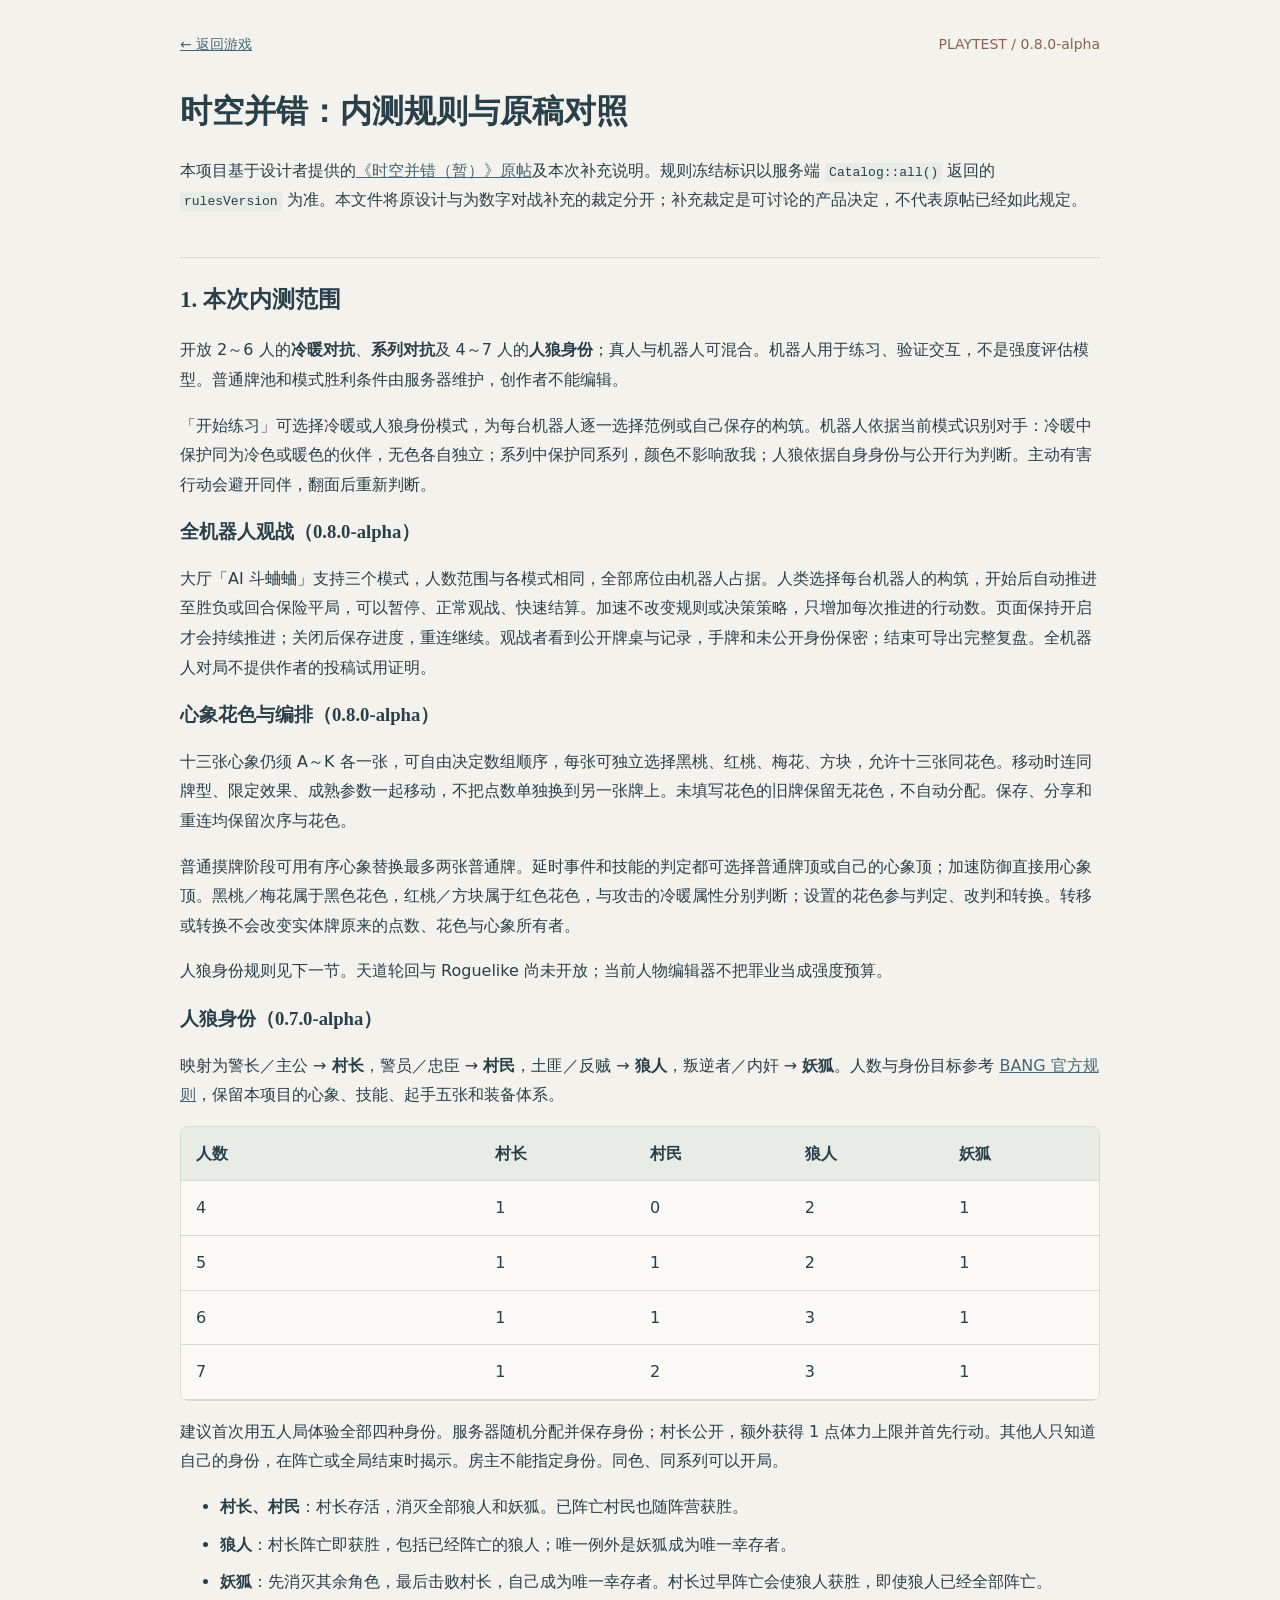
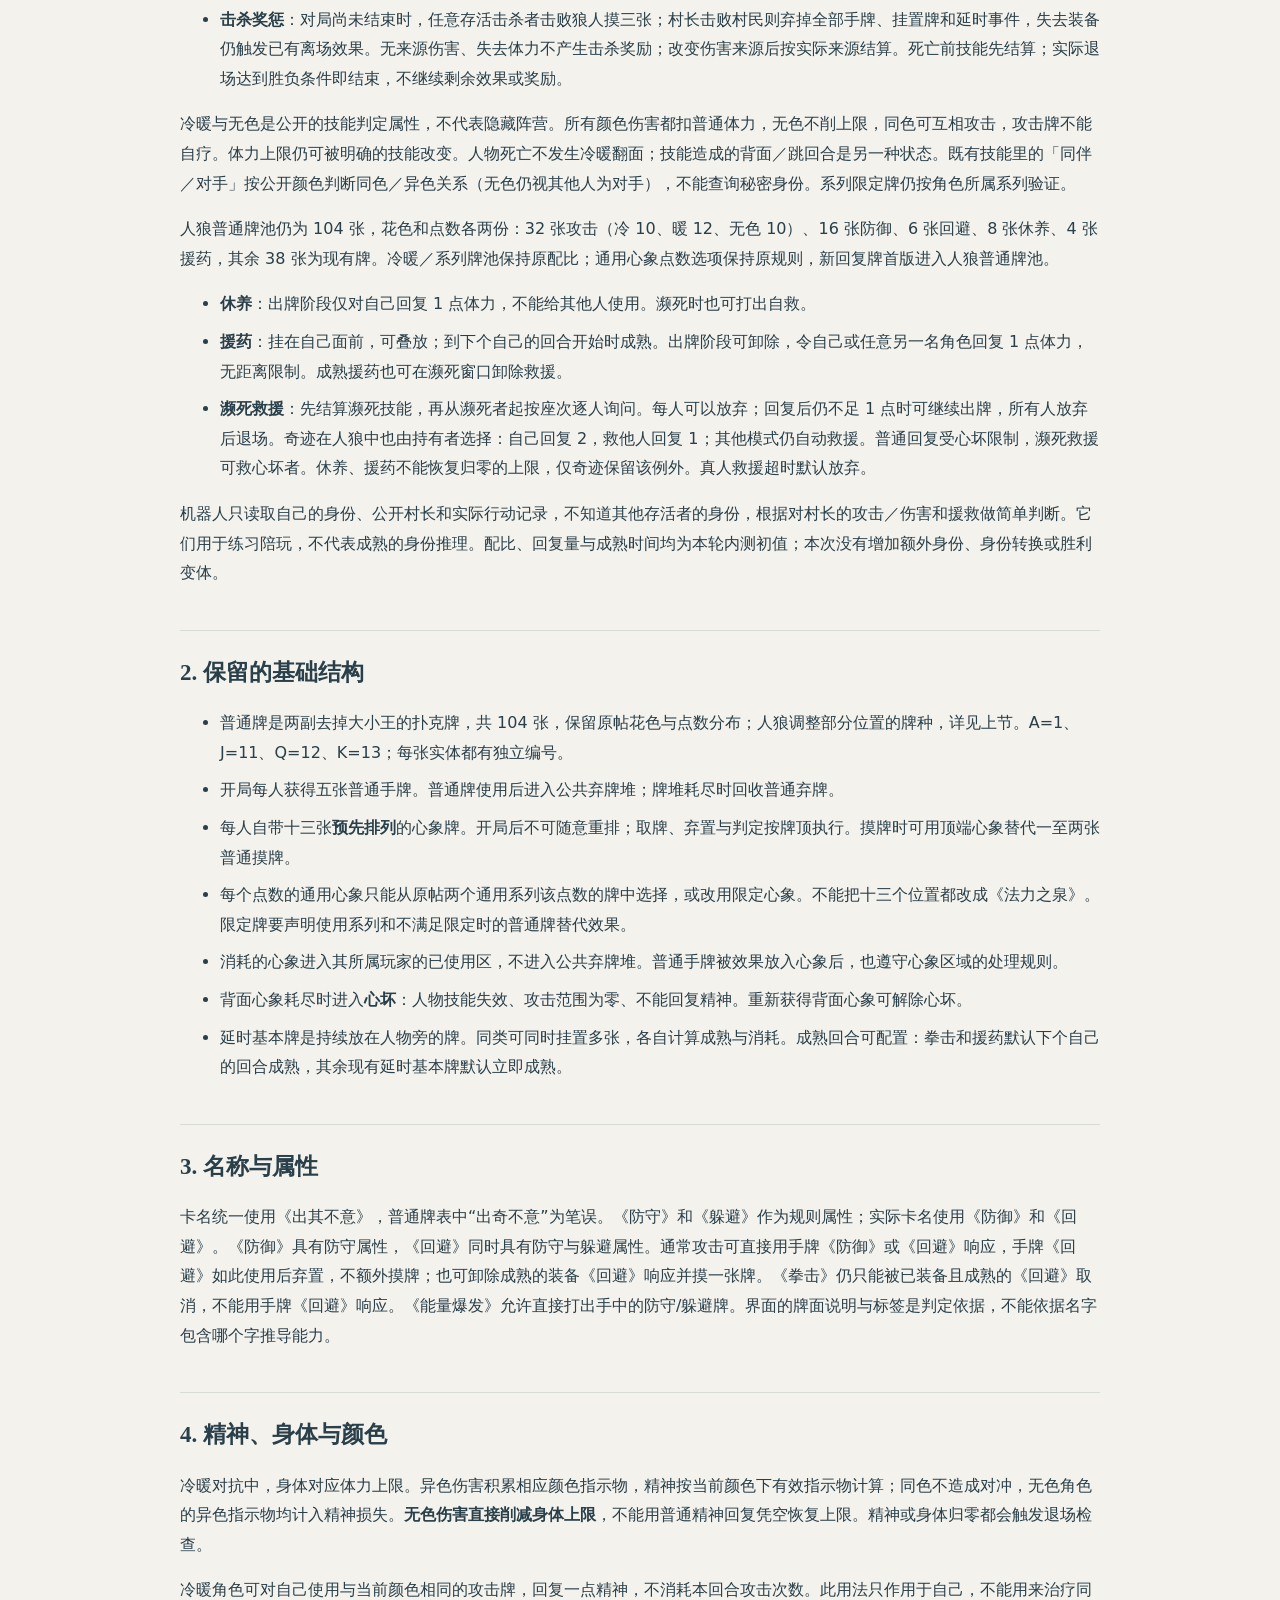
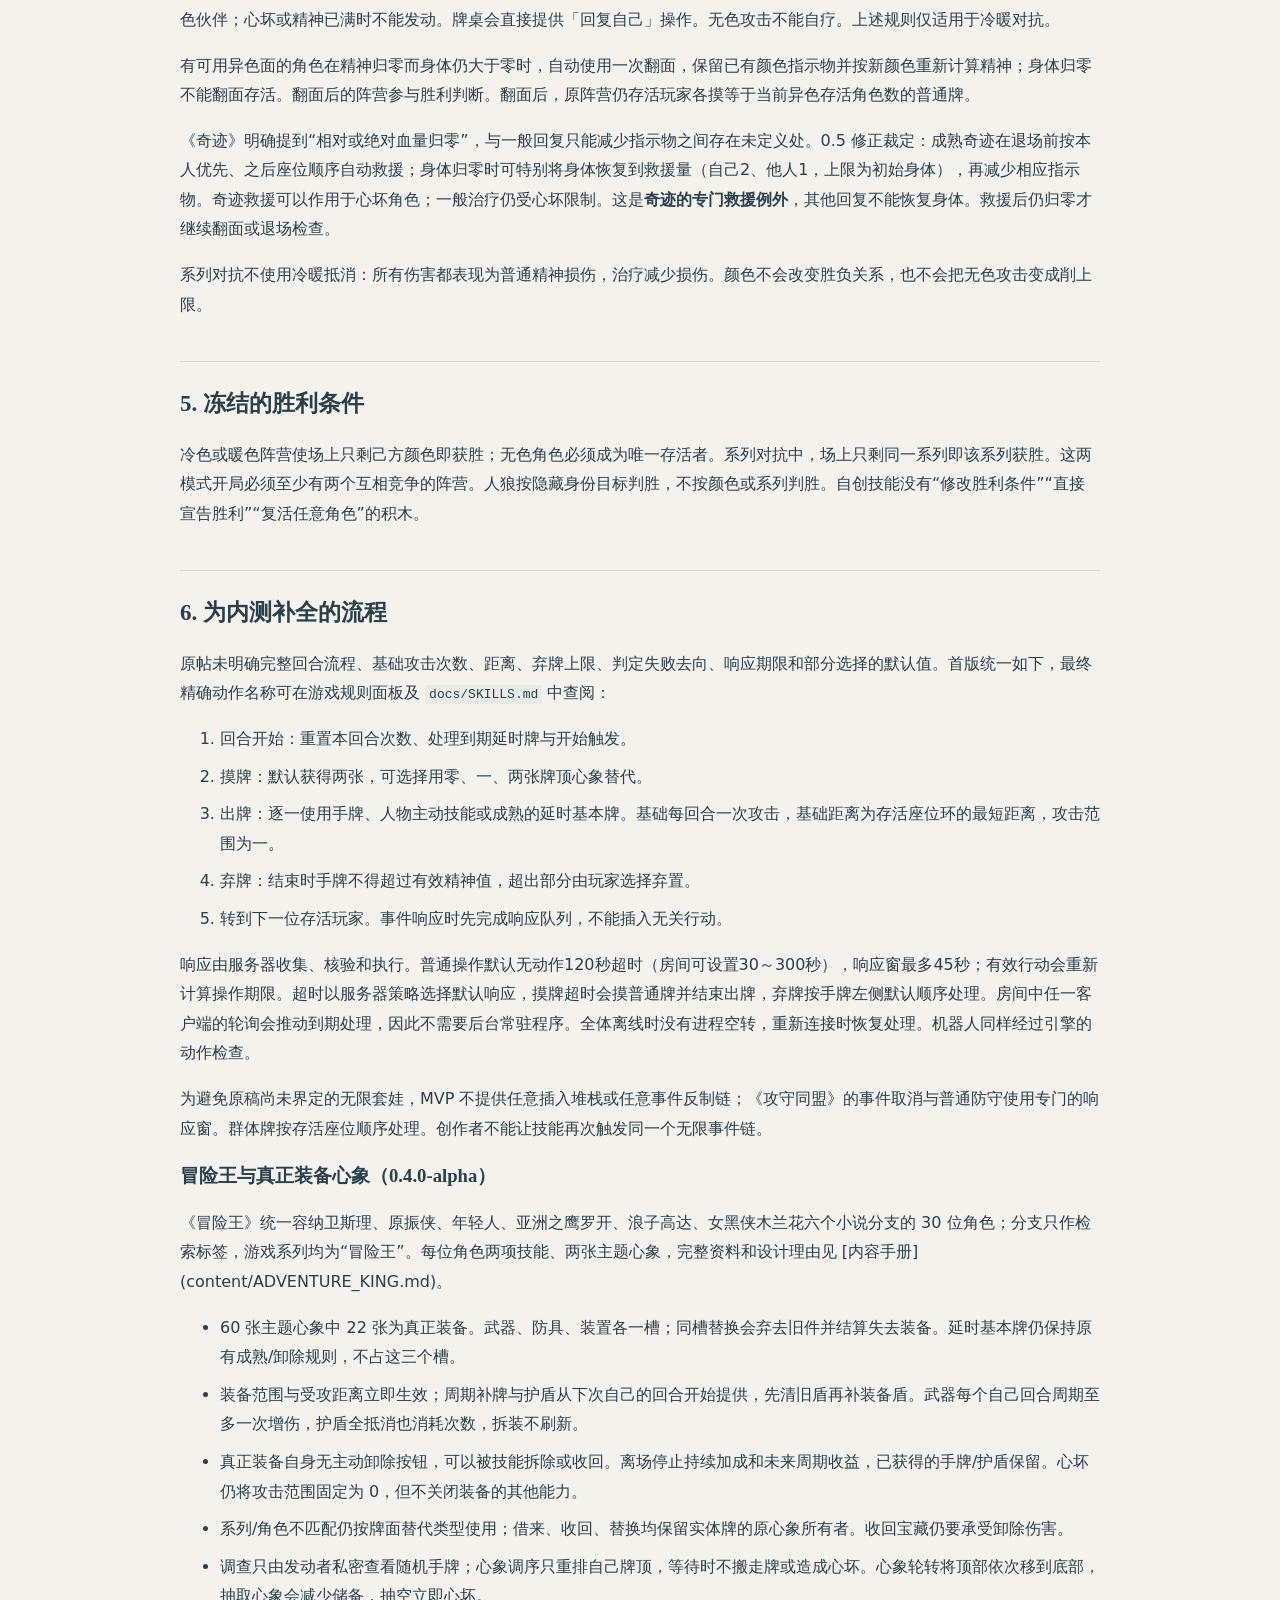
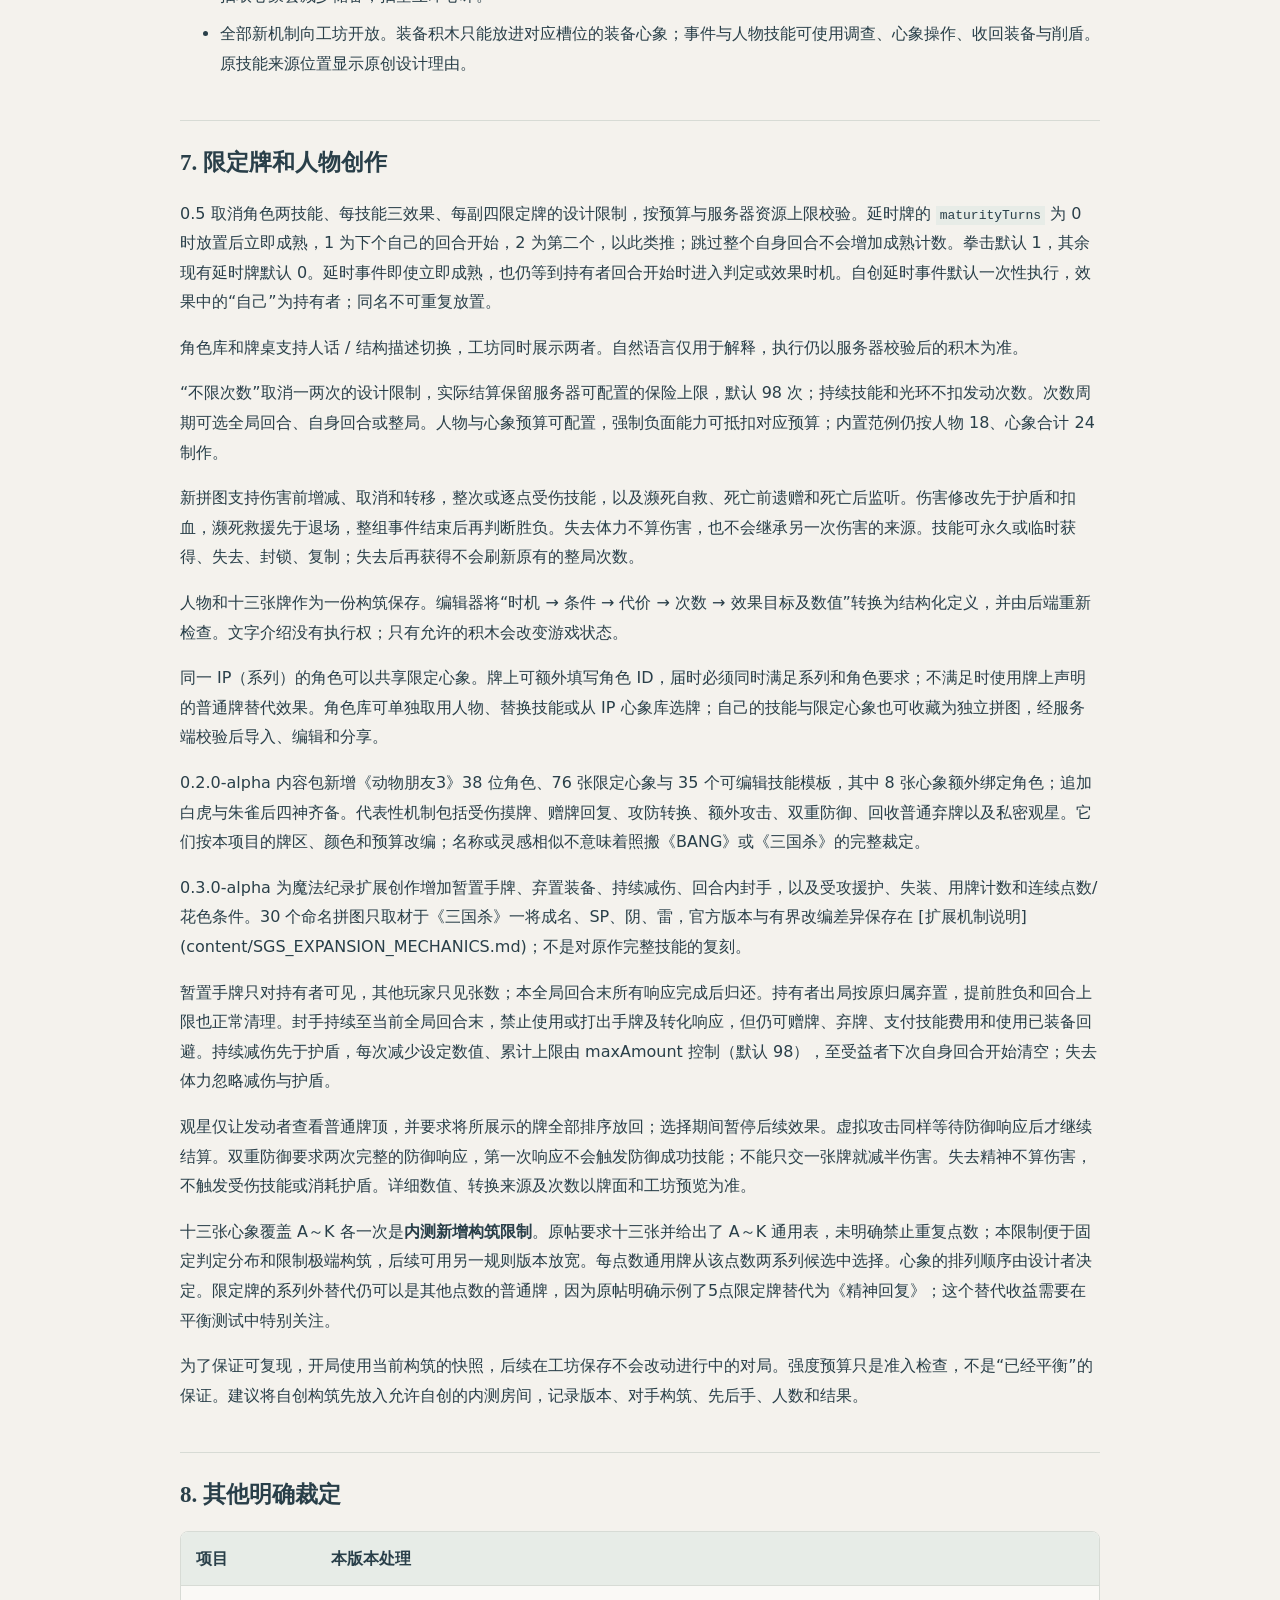
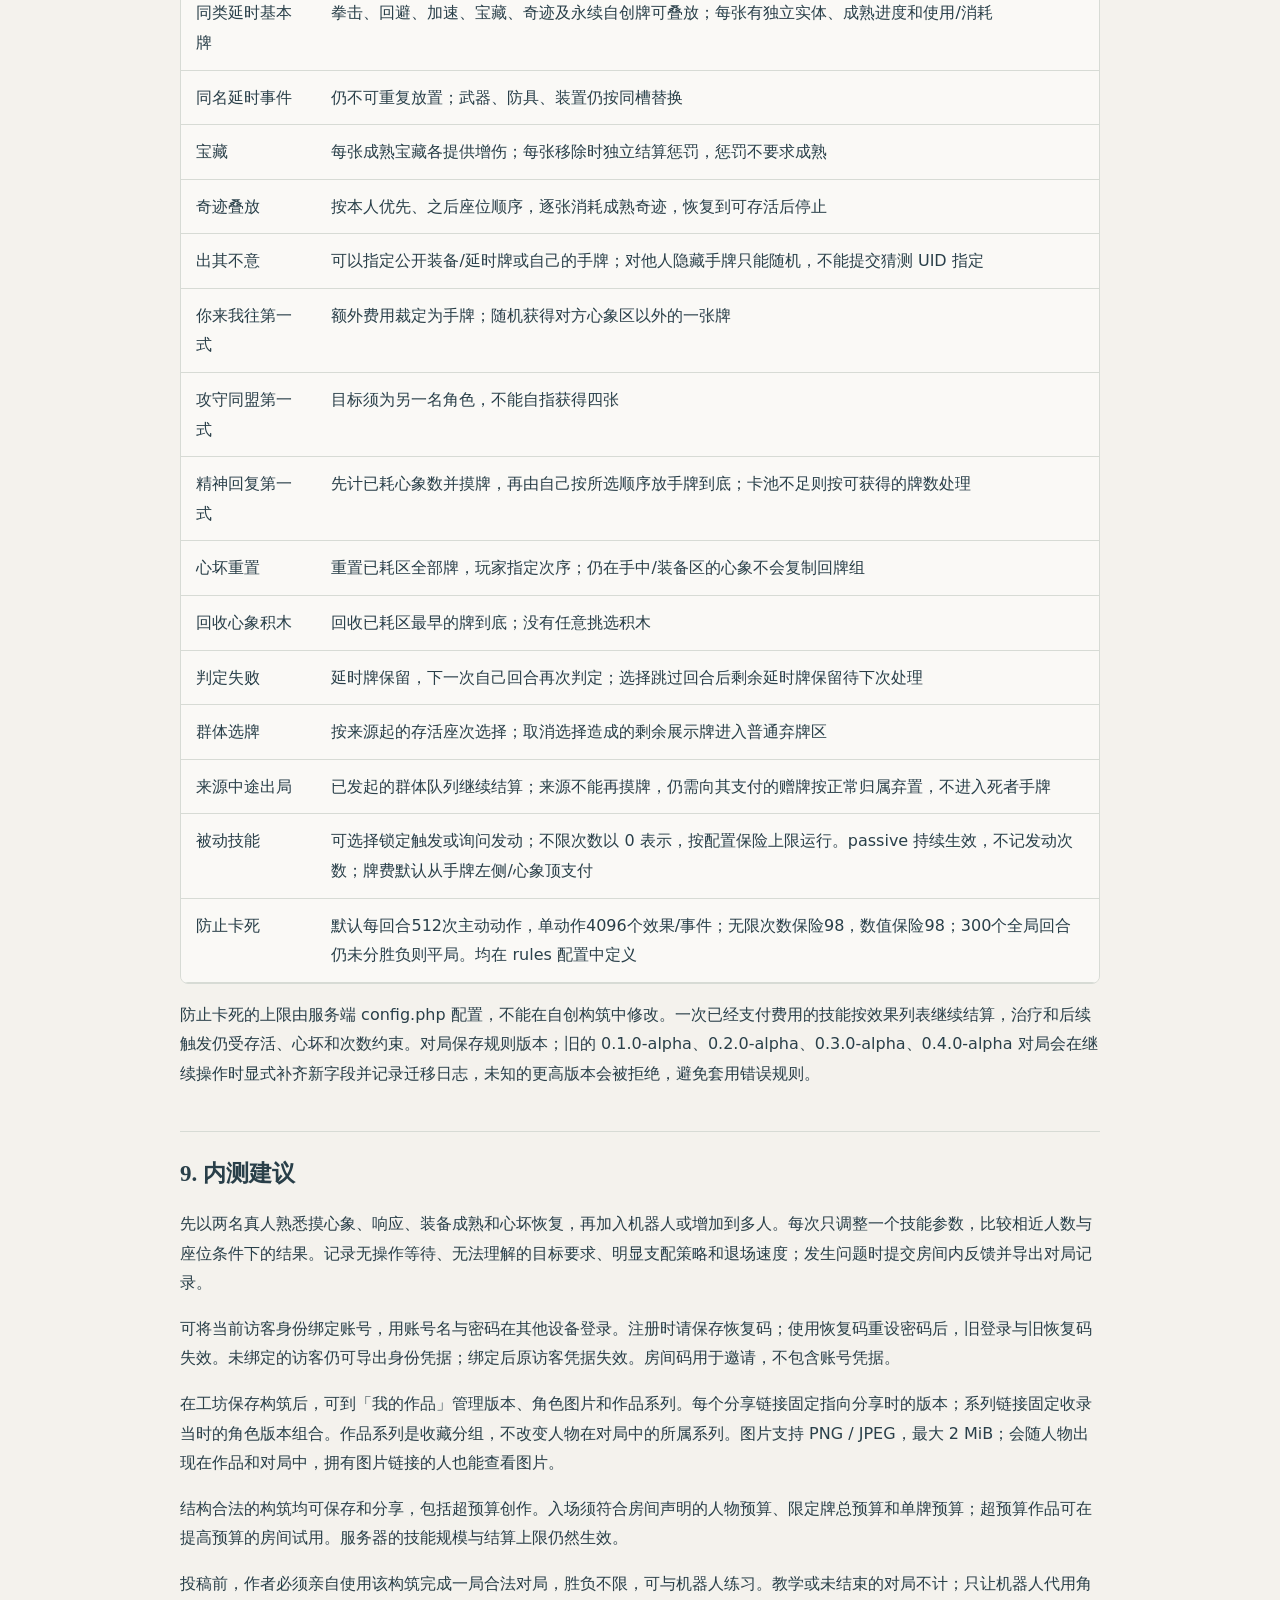
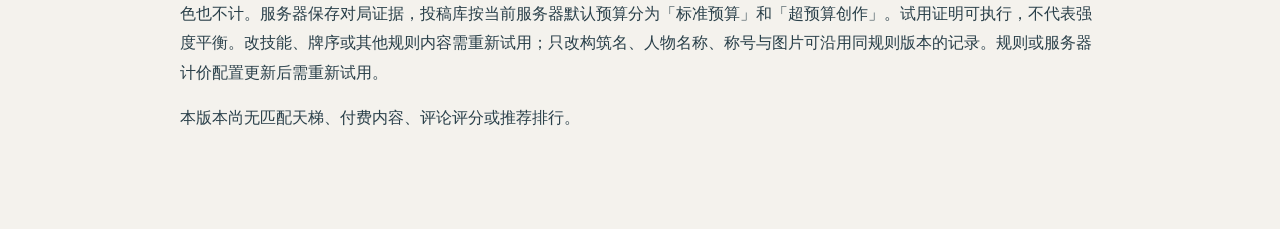
<file: public/rules.html>
<!doctype html><html lang="zh-CN"><head><meta charset="utf-8"><meta name="viewport" content="width=device-width,initial-scale=1"><title>完整内测规则 · 时空并错</title><style>body{margin:0;background:#f4f2ed;color:#293f49;font:16px/1.85 system-ui,"Microsoft YaHei",sans-serif}main{max-width:920px;margin:auto;padding:32px 22px 80px}a{color:#446778}h1,h2,h3{font-family:Georgia,"Songti SC",serif;line-height:1.45}h1{font-size:32px;margin-top:30px}h2{font-size:23px;margin-top:42px;border-top:1px solid #d7dbd5;padding-top:25px}p,li{overflow-wrap:anywhere}li{margin:8px 0}.table-wrap{overflow:auto;border:1px solid #d7dbd5;border-radius:8px}table{border-collapse:collapse;width:100%;background:#faf9f6}th,td{padding:12px 15px;border-bottom:1px solid #d7dbd5;vertical-align:top;text-align:left}th{background:#e7ece7}td:first-child{min-width:90px}code{font-size:13px;background:#e7ece7;padding:2px 4px}nav{font-size:14px;display:flex;justify-content:space-between}.stamp{color:#8c6054}@media(max-width:600px){h1{font-size:26px}main{padding:24px 18px 60px}table{font-size:14px}}@media print{nav{display:none}body{background:#fff}main{padding:0}h2{break-after:avoid}tr{break-inside:avoid}}</style></head><body><main><nav><a href="./#reference">← 返回游戏</a><span class="stamp">PLAYTEST / 0.8.0-alpha</span></nav><h1>时空并错：内测规则与原稿对照</h1><p>本项目基于设计者提供的<a href="https://number81.xyz/index.php?topic=3575.0" target="_blank" rel="noopener noreferrer">《时空并错（暂）》原帖</a>及本次补充说明。规则冻结标识以服务端 <code>Catalog::all()</code> 返回的 <code>rulesVersion</code> 为准。本文件将原设计与为数字对战补充的裁定分开；补充裁定是可讨论的产品决定，不代表原帖已经如此规定。</p><h2>1. 本次内测范围</h2><p>开放 2～6 人的<strong>冷暖对抗</strong>、<strong>系列对抗</strong>及 4～7 人的<strong>人狼身份</strong>；真人与机器人可混合。机器人用于练习、验证交互，不是强度评估模型。普通牌池和模式胜利条件由服务器维护，创作者不能编辑。</p><p>「开始练习」可选择冷暖或人狼身份模式，为每台机器人逐一选择范例或自己保存的构筑。机器人依据当前模式识别对手：冷暖中保护同为冷色或暖色的伙伴，无色各自独立；系列中保护同系列，颜色不影响敌我；人狼依据自身身份与公开行为判断。主动有害行动会避开同伴，翻面后重新判断。</p><h3>全机器人观战（0.8.0-alpha）</h3><p>大厅「AI 斗蛐蛐」支持三个模式，人数范围与各模式相同，全部席位由机器人占据。人类选择每台机器人的构筑，开始后自动推进至胜负或回合保险平局，可以暂停、正常观战、快速结算。加速不改变规则或决策策略，只增加每次推进的行动数。页面保持开启才会持续推进；关闭后保存进度，重连继续。观战者看到公开牌桌与记录，手牌和未公开身份保密；结束可导出完整复盘。全机器人对局不提供作者的投稿试用证明。</p><h3>心象花色与编排（0.8.0-alpha）</h3><p>十三张心象仍须 A～K 各一张，可自由决定数组顺序，每张可独立选择黑桃、红桃、梅花、方块，允许十三张同花色。移动时连同牌型、限定效果、成熟参数一起移动，不把点数单独换到另一张牌上。未填写花色的旧牌保留无花色，不自动分配。保存、分享和重连均保留次序与花色。</p><p>普通摸牌阶段可用有序心象替换最多两张普通牌。延时事件和技能的判定都可选择普通牌顶或自己的心象顶；加速防御直接用心象顶。黑桃／梅花属于黑色花色，红桃／方块属于红色花色，与攻击的冷暖属性分别判断；设置的花色参与判定、改判和转换。转移或转换不会改变实体牌原来的点数、花色与心象所有者。</p><p>人狼身份规则见下一节。天道轮回与 Roguelike 尚未开放；当前人物编辑器不把罪业当成强度预算。</p><h3>人狼身份（0.7.0-alpha）</h3><p>映射为警长／主公 → <strong>村长</strong>，警员／忠臣 → <strong>村民</strong>，土匪／反贼 → <strong>狼人</strong>，叛逆者／内奸 → <strong>妖狐</strong>。人数与身份目标参考 <a href="https://bang.dvgiochi.com/content/1/docs/01_bang_rules_EN.pdf" target="_blank" rel="noopener noreferrer">BANG 官方规则</a>，保留本项目的心象、技能、起手五张和装备体系。</p><div class="table-wrap"><table><thead><tr><th>人数</th><th>村长</th><th>村民</th><th>狼人</th><th>妖狐</th></tr></thead><tbody><tr><td>4</td><td>1</td><td>0</td><td>2</td><td>1</td></tr><tr><td>5</td><td>1</td><td>1</td><td>2</td><td>1</td></tr><tr><td>6</td><td>1</td><td>1</td><td>3</td><td>1</td></tr><tr><td>7</td><td>1</td><td>2</td><td>3</td><td>1</td></tr></tbody></table></div><p>建议首次用五人局体验全部四种身份。服务器随机分配并保存身份；村长公开，额外获得 1 点体力上限并首先行动。其他人只知道自己的身份，在阵亡或全局结束时揭示。房主不能指定身份。同色、同系列可以开局。</p><ul><li><strong>村长、村民</strong>：村长存活，消灭全部狼人和妖狐。已阵亡村民也随阵营获胜。</li><li><strong>狼人</strong>：村长阵亡即获胜，包括已经阵亡的狼人；唯一例外是妖狐成为唯一幸存者。</li><li><strong>妖狐</strong>：先消灭其余角色，最后击败村长，自己成为唯一幸存者。村长过早阵亡会使狼人获胜，即使狼人已经全部阵亡。</li><li><strong>击杀奖惩</strong>：对局尚未结束时，任意存活击杀者击败狼人摸三张；村长击败村民则弃掉全部手牌、挂置牌和延时事件，失去装备仍触发已有离场效果。无来源伤害、失去体力不产生击杀奖励；改变伤害来源后按实际来源结算。死亡前技能先结算；实际退场达到胜负条件即结束，不继续剩余效果或奖励。</li></ul><p>冷暖与无色是公开的技能判定属性，不代表隐藏阵营。所有颜色伤害都扣普通体力，无色不削上限，同色可互相攻击，攻击牌不能自疗。体力上限仍可被明确的技能改变。人物死亡不发生冷暖翻面；技能造成的背面／跳回合是另一种状态。既有技能里的「同伴／对手」按公开颜色判断同色／异色关系（无色仍视其他人为对手），不能查询秘密身份。系列限定牌仍按角色所属系列验证。</p><p>人狼普通牌池仍为 104 张，花色和点数各两份：32 张攻击（冷 10、暖 12、无色 10）、16 张防御、6 张回避、8 张休养、4 张援药，其余 38 张为现有牌。冷暖／系列牌池保持原配比；通用心象点数选项保持原规则，新回复牌首版进入人狼普通牌池。</p><ul><li><strong>休养</strong>：出牌阶段仅对自己回复 1 点体力，不能给其他人使用。濒死时也可打出自救。</li><li><strong>援药</strong>：挂在自己面前，可叠放；到下个自己的回合开始时成熟。出牌阶段可卸除，令自己或任意另一名角色回复 1 点体力，无距离限制。成熟援药也可在濒死窗口卸除救援。</li><li><strong>濒死救援</strong>：先结算濒死技能，再从濒死者起按座次逐人询问。每人可以放弃；回复后仍不足 1 点时可继续出牌，所有人放弃后退场。奇迹在人狼中也由持有者选择：自己回复 2，救他人回复 1；其他模式仍自动救援。普通回复受心坏限制，濒死救援可救心坏者。休养、援药不能恢复归零的上限，仅奇迹保留该例外。真人救援超时默认放弃。</li></ul><p>机器人只读取自己的身份、公开村长和实际行动记录，不知道其他存活者的身份，根据对村长的攻击／伤害和援救做简单判断。它们用于练习陪玩，不代表成熟的身份推理。配比、回复量与成熟时间均为本轮内测初值；本次没有增加额外身份、身份转换或胜利变体。</p><h2>2. 保留的基础结构</h2><ul><li>普通牌是两副去掉大小王的扑克牌，共 104 张，保留原帖花色与点数分布；人狼调整部分位置的牌种，详见上节。A=1、J=11、Q=12、K=13；每张实体都有独立编号。</li><li>开局每人获得五张普通手牌。普通牌使用后进入公共弃牌堆；牌堆耗尽时回收普通弃牌。</li><li>每人自带十三张<strong>预先排列</strong>的心象牌。开局后不可随意重排；取牌、弃置与判定按牌顶执行。摸牌时可用顶端心象替代一至两张普通摸牌。</li><li>每个点数的通用心象只能从原帖两个通用系列该点数的牌中选择，或改用限定心象。不能把十三个位置都改成《法力之泉》。限定牌要声明使用系列和不满足限定时的普通牌替代效果。</li><li>消耗的心象进入其所属玩家的已使用区，不进入公共弃牌堆。普通手牌被效果放入心象后，也遵守心象区域的处理规则。</li><li>背面心象耗尽时进入<strong>心坏</strong>：人物技能失效、攻击范围为零、不能回复精神。重新获得背面心象可解除心坏。</li><li>延时基本牌是持续放在人物旁的牌。同类可同时挂置多张，各自计算成熟与消耗。成熟回合可配置：拳击和援药默认下个自己的回合成熟，其余现有延时基本牌默认立即成熟。</li></ul><h2>3. 名称与属性</h2><p>卡名统一使用《出其不意》，普通牌表中“出奇不意”为笔误。《防守》和《躲避》作为规则属性；实际卡名使用《防御》和《回避》。《防御》具有防守属性，《回避》同时具有防守与躲避属性。通常攻击可直接用手牌《防御》或《回避》响应，手牌《回避》如此使用后弃置，不额外摸牌；也可卸除成熟的装备《回避》响应并摸一张牌。《拳击》仍只能被已装备且成熟的《回避》取消，不能用手牌《回避》响应。《能量爆发》允许直接打出手中的防守/躲避牌。界面的牌面说明与标签是判定依据，不能依据名字包含哪个字推导能力。</p><h2>4. 精神、身体与颜色</h2><p>冷暖对抗中，身体对应体力上限。异色伤害积累相应颜色指示物，精神按当前颜色下有效指示物计算；同色不造成对冲，无色角色的异色指示物均计入精神损失。<strong>无色伤害直接削减身体上限</strong>，不能用普通精神回复凭空恢复上限。精神或身体归零都会触发退场检查。</p><p>冷暖角色可对自己使用与当前颜色相同的攻击牌，回复一点精神，不消耗本回合攻击次数。此用法只作用于自己，不能用来治疗同色伙伴；心坏或精神已满时不能发动。牌桌会直接提供「回复自己」操作。无色攻击不能自疗。上述规则仅适用于冷暖对抗。</p><p>有可用异色面的角色在精神归零而身体仍大于零时，自动使用一次翻面，保留已有颜色指示物并按新颜色重新计算精神；身体归零不能翻面存活。翻面后的阵营参与胜利判断。翻面后，原阵营仍存活玩家各摸等于当前异色存活角色数的普通牌。</p><p>《奇迹》明确提到“相对或绝对血量归零”，与一般回复只能减少指示物之间存在未定义处。0.5 修正裁定：成熟奇迹在退场前按本人优先、之后座位顺序自动救援；身体归零时可特别将身体恢复到救援量（自己2、他人1，上限为初始身体），再减少相应指示物。奇迹救援可以作用于心坏角色；一般治疗仍受心坏限制。这是<strong>奇迹的专门救援例外</strong>，其他回复不能恢复身体。救援后仍归零才继续翻面或退场检查。</p><p>系列对抗不使用冷暖抵消：所有伤害都表现为普通精神损伤，治疗减少损伤。颜色不会改变胜负关系，也不会把无色攻击变成削上限。</p><h2>5. 冻结的胜利条件</h2><p>冷色或暖色阵营使场上只剩己方颜色即获胜；无色角色必须成为唯一存活者。系列对抗中，场上只剩同一系列即该系列获胜。这两模式开局必须至少有两个互相竞争的阵营。人狼按隐藏身份目标判胜，不按颜色或系列判胜。自创技能没有“修改胜利条件”“直接宣告胜利”“复活任意角色”的积木。</p><h2>6. 为内测补全的流程</h2><p>原帖未明确完整回合流程、基础攻击次数、距离、弃牌上限、判定失败去向、响应期限和部分选择的默认值。首版统一如下，最终精确动作名称可在游戏规则面板及 <code>docs/SKILLS.md</code> 中查阅：</p><ol><li>回合开始：重置本回合次数、处理到期延时牌与开始触发。</li><li>摸牌：默认获得两张，可选择用零、一、两张牌顶心象替代。</li><li>出牌：逐一使用手牌、人物主动技能或成熟的延时基本牌。基础每回合一次攻击，基础距离为存活座位环的最短距离，攻击范围为一。</li><li>弃牌：结束时手牌不得超过有效精神值，超出部分由玩家选择弃置。</li><li>转到下一位存活玩家。事件响应时先完成响应队列，不能插入无关行动。</li></ol><p>响应由服务器收集、核验和执行。普通操作默认无动作120秒超时（房间可设置30～300秒），响应窗最多45秒；有效行动会重新计算操作期限。超时以服务器策略选择默认响应，摸牌超时会摸普通牌并结束出牌，弃牌按手牌左侧默认顺序处理。房间中任一客户端的轮询会推动到期处理，因此不需要后台常驻程序。全体离线时没有进程空转，重新连接时恢复处理。机器人同样经过引擎的动作检查。</p><p>为避免原稿尚未界定的无限套娃，MVP 不提供任意插入堆栈或任意事件反制链；《攻守同盟》的事件取消与普通防守使用专门的响应窗。群体牌按存活座位顺序处理。创作者不能让技能再次触发同一个无限事件链。</p><h3>冒险王与真正装备心象（0.4.0-alpha）</h3><p>《冒险王》统一容纳卫斯理、原振侠、年轻人、亚洲之鹰罗开、浪子高达、女黑侠木兰花六个小说分支的 30 位角色；分支只作检索标签，游戏系列均为“冒险王”。每位角色两项技能、两张主题心象，完整资料和设计理由见 [内容手册](content/ADVENTURE_KING.md)。</p><ul><li>60 张主题心象中 22 张为真正装备。武器、防具、装置各一槽；同槽替换会弃去旧件并结算失去装备。延时基本牌仍保持原有成熟/卸除规则，不占这三个槽。</li><li>装备范围与受攻距离立即生效；周期补牌与护盾从下次自己的回合开始提供，先清旧盾再补装备盾。武器每个自己回合周期至多一次增伤，护盾全抵消也消耗次数，拆装不刷新。</li><li>真正装备自身无主动卸除按钮，可以被技能拆除或收回。离场停止持续加成和未来周期收益，已获得的手牌/护盾保留。心坏仍将攻击范围固定为 0，但不关闭装备的其他能力。</li><li>系列/角色不匹配仍按牌面替代类型使用；借来、收回、替换均保留实体牌的原心象所有者。收回宝藏仍要承受卸除伤害。</li><li>调查只由发动者私密查看随机手牌；心象调序只重排自己牌顶，等待时不搬走牌或造成心坏。心象轮转将顶部依次移到底部，抽取心象会减少储备，抽空立即心坏。</li><li>全部新机制向工坊开放。装备积木只能放进对应槽位的装备心象；事件与人物技能可使用调查、心象操作、收回装备与削盾。原技能来源位置显示原创设计理由。</li></ul><h2>7. 限定牌和人物创作</h2><p>0.5 取消角色两技能、每技能三效果、每副四限定牌的设计限制，按预算与服务器资源上限校验。延时牌的 <code>maturityTurns</code> 为 0 时放置后立即成熟，1 为下个自己的回合开始，2 为第二个，以此类推；跳过整个自身回合不会增加成熟计数。拳击默认 1，其余现有延时牌默认 0。延时事件即使立即成熟，也仍等到持有者回合开始时进入判定或效果时机。自创延时事件默认一次性执行，效果中的“自己”为持有者；同名不可重复放置。</p><p>角色库和牌桌支持人话 / 结构描述切换，工坊同时展示两者。自然语言仅用于解释，执行仍以服务器校验后的积木为准。</p><p>“不限次数”取消一两次的设计限制，实际结算保留服务器可配置的保险上限，默认 98 次；持续技能和光环不扣发动次数。次数周期可选全局回合、自身回合或整局。人物与心象预算可配置，强制负面能力可抵扣对应预算；内置范例仍按人物 18、心象合计 24 制作。</p><p>新拼图支持伤害前增减、取消和转移，整次或逐点受伤技能，以及濒死自救、死亡前遗赠和死亡后监听。伤害修改先于护盾和扣血，濒死救援先于退场，整组事件结束后再判断胜负。失去体力不算伤害，也不会继承另一次伤害的来源。技能可永久或临时获得、失去、封锁、复制；失去后再获得不会刷新原有的整局次数。</p><p>人物和十三张牌作为一份构筑保存。编辑器将“时机 → 条件 → 代价 → 次数 → 效果目标及数值”转换为结构化定义，并由后端重新检查。文字介绍没有执行权；只有允许的积木会改变游戏状态。</p><p>同一 IP（系列）的角色可以共享限定心象。牌上可额外填写角色 ID，届时必须同时满足系列和角色要求；不满足时使用牌上声明的普通牌替代效果。角色库可单独取用人物、替换技能或从 IP 心象库选牌；自己的技能与限定心象也可收藏为独立拼图，经服务端校验后导入、编辑和分享。</p><p>0.2.0-alpha 内容包新增《动物朋友3》38 位角色、76 张限定心象与 35 个可编辑技能模板，其中 8 张心象额外绑定角色；追加白虎与朱雀后四神齐备。代表性机制包括受伤摸牌、赠牌回复、攻防转换、额外攻击、双重防御、回收普通弃牌以及私密观星。它们按本项目的牌区、颜色和预算改编；名称或灵感相似不意味着照搬《BANG》或《三国杀》的完整裁定。</p><p>0.3.0-alpha 为魔法纪录扩展创作增加暂置手牌、弃置装备、持续减伤、回合内封手，以及受攻援护、失装、用牌计数和连续点数/花色条件。30 个命名拼图只取材于《三国杀》一将成名、SP、阴、雷，官方版本与有界改编差异保存在 [扩展机制说明](content/SGS_EXPANSION_MECHANICS.md)；不是对原作完整技能的复刻。</p><p>暂置手牌只对持有者可见，其他玩家只见张数；本全局回合末所有响应完成后归还。持有者出局按原归属弃置，提前胜负和回合上限也正常清理。封手持续至当前全局回合末，禁止使用或打出手牌及转化响应，但仍可赠牌、弃牌、支付技能费用和使用已装备回避。持续减伤先于护盾，每次减少设定数值、累计上限由 maxAmount 控制（默认 98），至受益者下次自身回合开始清空；失去体力忽略减伤与护盾。</p><p>观星仅让发动者查看普通牌顶，并要求将所展示的牌全部排序放回；选择期间暂停后续效果。虚拟攻击同样等待防御响应后才继续结算。双重防御要求两次完整的防御响应，第一次响应不会触发防御成功技能；不能只交一张牌就减半伤害。失去精神不算伤害，不触发受伤技能或消耗护盾。详细数值、转换来源及次数以牌面和工坊预览为准。</p><p>十三张心象覆盖 A～K 各一次是<strong>内测新增构筑限制</strong>。原帖要求十三张并给出了 A～K 通用表，未明确禁止重复点数；本限制便于固定判定分布和限制极端构筑，后续可用另一规则版本放宽。每点数通用牌从该点数两系列候选中选择。心象的排列顺序由设计者决定。限定牌的系列外替代仍可以是其他点数的普通牌，因为原帖明确示例了5点限定牌替代为《精神回复》；这个替代收益需要在平衡测试中特别关注。</p><p>为了保证可复现，开局使用当前构筑的快照，后续在工坊保存不会改动进行中的对局。强度预算只是准入检查，不是“已经平衡”的保证。建议将自创构筑先放入允许自创的内测房间，记录版本、对手构筑、先后手、人数和结果。</p><h2>8. 其他明确裁定</h2><div class="table-wrap"><table><thead><tr><th>项目</th><th>本版本处理</th></tr></thead><tbody><tr><td>同类延时基本牌</td><td>拳击、回避、加速、宝藏、奇迹及永续自创牌可叠放；每张有独立实体、成熟进度和使用/消耗</td></tr><tr><td>同名延时事件</td><td>仍不可重复放置；武器、防具、装置仍按同槽替换</td></tr><tr><td>宝藏</td><td>每张成熟宝藏各提供增伤；每张移除时独立结算惩罚，惩罚不要求成熟</td></tr><tr><td>奇迹叠放</td><td>按本人优先、之后座位顺序，逐张消耗成熟奇迹，恢复到可存活后停止</td></tr><tr><td>出其不意</td><td>可以指定公开装备/延时牌或自己的手牌；对他人隐藏手牌只能随机，不能提交猜测 UID 指定</td></tr><tr><td>你来我往第一式</td><td>额外费用裁定为手牌；随机获得对方心象区以外的一张牌</td></tr><tr><td>攻守同盟第一式</td><td>目标须为另一名角色，不能自指获得四张</td></tr><tr><td>精神回复第一式</td><td>先计已耗心象数并摸牌，再由自己按所选顺序放手牌到底；卡池不足则按可获得的牌数处理</td></tr><tr><td>心坏重置</td><td>重置已耗区全部牌，玩家指定次序；仍在手中/装备区的心象不会复制回牌组</td></tr><tr><td>回收心象积木</td><td>回收已耗区最早的牌到底；没有任意挑选积木</td></tr><tr><td>判定失败</td><td>延时牌保留，下一次自己回合再次判定；选择跳过回合后剩余延时牌保留待下次处理</td></tr><tr><td>群体选牌</td><td>按来源起的存活座次选择；取消选择造成的剩余展示牌进入普通弃牌区</td></tr><tr><td>来源中途出局</td><td>已发起的群体队列继续结算；来源不能再摸牌，仍需向其支付的赠牌按正常归属弃置，不进入死者手牌</td></tr><tr><td>被动技能</td><td>可选择锁定触发或询问发动；不限次数以 0 表示，按配置保险上限运行。passive 持续生效，不记发动次数；牌费默认从手牌左侧/心象顶支付</td></tr><tr><td>防止卡死</td><td>默认每回合512次主动动作，单动作4096个效果/事件；无限次数保险98，数值保险98；300个全局回合仍未分胜负则平局。均在 rules 配置中定义</td></tr></tbody></table></div><p>防止卡死的上限由服务端 config.php 配置，不能在自创构筑中修改。一次已经支付费用的技能按效果列表继续结算，治疗和后续触发仍受存活、心坏和次数约束。对局保存规则版本；旧的 0.1.0-alpha、0.2.0-alpha、0.3.0-alpha、0.4.0-alpha 对局会在继续操作时显式补齐新字段并记录迁移日志，未知的更高版本会被拒绝，避免套用错误规则。</p><h2>9. 内测建议</h2><p>先以两名真人熟悉摸心象、响应、装备成熟和心坏恢复，再加入机器人或增加到多人。每次只调整一个技能参数，比较相近人数与座位条件下的结果。记录无操作等待、无法理解的目标要求、明显支配策略和退场速度；发生问题时提交房间内反馈并导出对局记录。</p><p>可将当前访客身份绑定账号，用账号名与密码在其他设备登录。注册时请保存恢复码；使用恢复码重设密码后，旧登录与旧恢复码失效。未绑定的访客仍可导出身份凭据；绑定后原访客凭据失效。房间码用于邀请，不包含账号凭据。</p><p>在工坊保存构筑后，可到「我的作品」管理版本、角色图片和作品系列。每个分享链接固定指向分享时的版本；系列链接固定收录当时的角色版本组合。作品系列是收藏分组，不改变人物在对局中的所属系列。图片支持 PNG / JPEG，最大 2 MiB；会随人物出现在作品和对局中，拥有图片链接的人也能查看图片。</p><p>结构合法的构筑均可保存和分享，包括超预算创作。入场须符合房间声明的人物预算、限定牌总预算和单牌预算；超预算作品可在提高预算的房间试用。服务器的技能规模与结算上限仍然生效。</p><p>投稿前，作者必须亲自使用该构筑完成一局合法对局，胜负不限，可与机器人练习。教学或未结束的对局不计；只让机器人代用角色也不计。服务器保存对局证据，投稿库按当前服务器默认预算分为「标准预算」和「超预算创作」。试用证明可执行，不代表强度平衡。改技能、牌序或其他规则内容需重新试用；只改构筑名、人物名称、称号与图片可沿用同规则版本的记录。规则或服务器计价配置更新后需重新试用。</p><p>本版本尚无匹配天梯、付费内容、评论评分或推荐排行。</p></main></body></html>
</file>
